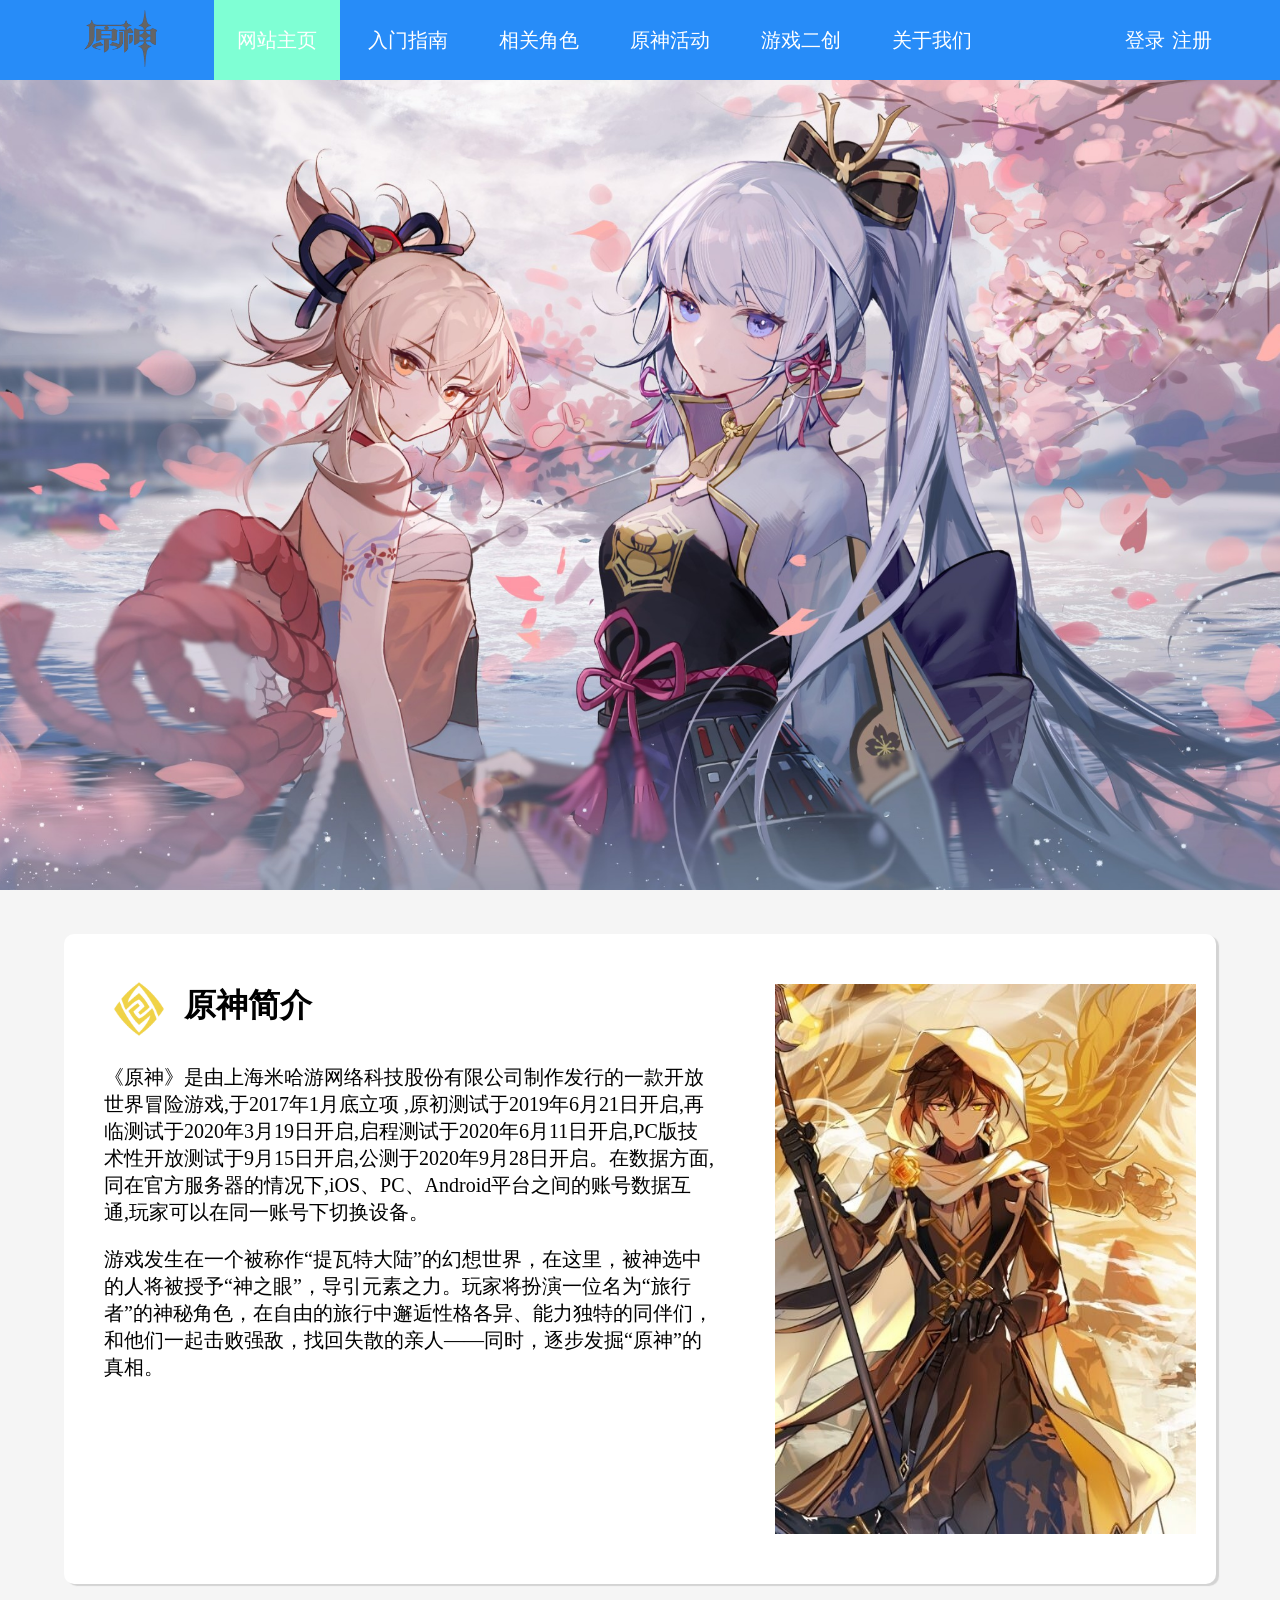
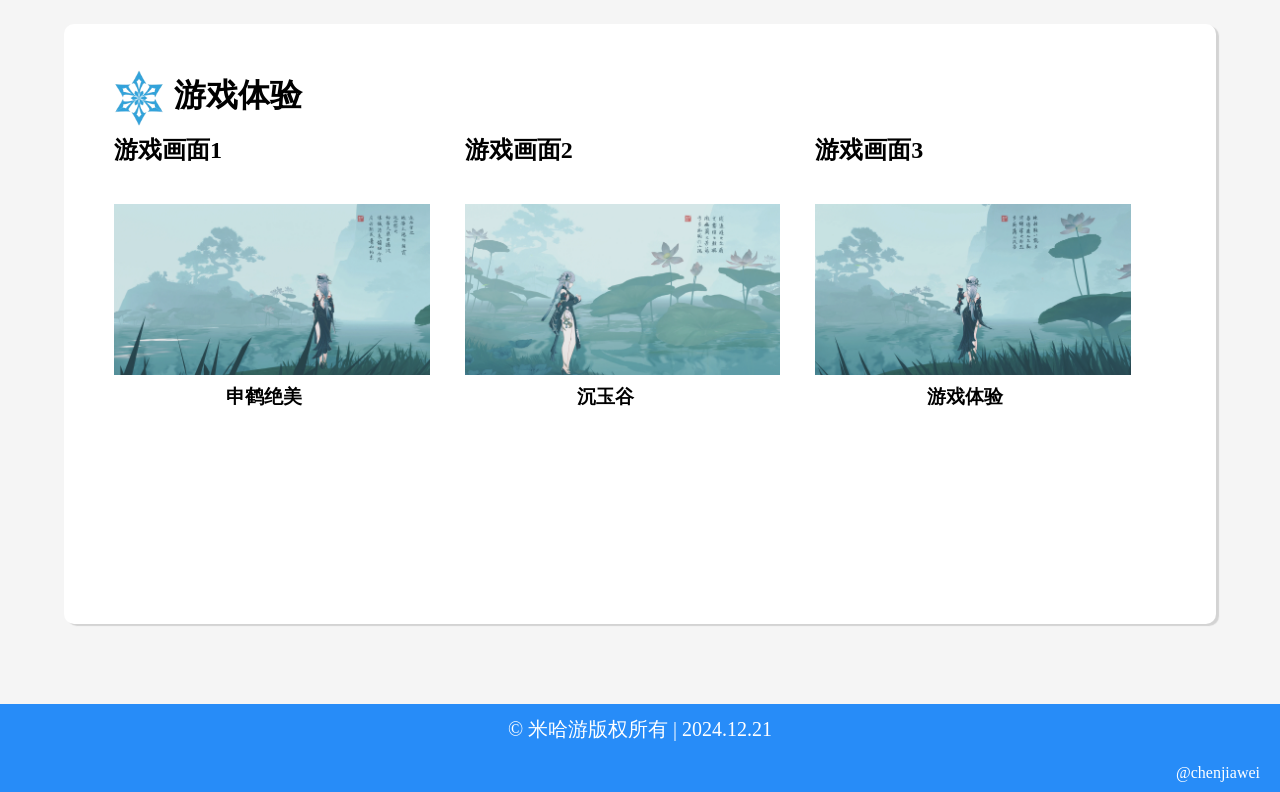
<file: index.html>
<!DOCTYPE html>
<html lang="en">
    <head>
        <meta charset="UTF-8">
        <meta name="viewport" content="width=device-width, initial-scale=1.0">
        <title>原神-原神首页</title>
        <link rel="stylesheet" href="style.css">
        <link rel="shortcut icon" href="images/tubiao.jpg" type="images/x-icon">
    <style>
    .jianjie{
        width:90%;
        height: 650px;
        background-color:white;
        margin:40px 5%;
        box-shadow:3px 2px 1px lightgray;
        border-radius: 10px;
    }
    .jianjie .msgs{
        width:60%;
        height: 100%;
        float:left;
        padding:40px;
    }
    .jianjie .msgs p{
        font-size:20px;
        margin:20px 0px;
    }
    .yuansu{
        width:70px;
        vertical-align: middle;/*垂直对齐*/
    }

    .jianjie span{
        margin-left:10px;
    }

    .jianjie img.banner2{
        width:40%;
        height: 100%;
        float:right;
        padding:50px 20px;
    }

    .jietu{
        width:90%;
        height: 600px;
        background-color:white;
        margin:40px 5%;
        box-shadow:3px 2px 1px lightgray;
        border-radius: 10px;
    }

    .games li{
        list-style:none;
        width: calc(100%/3);
    
    }

    .games{
        width:100%;
        height:auto;
        padding:50px;
        display:flex;
        justify-content: space-around;
    }

    .jietu .msgs h1{
        padding:40px;
    }

    .games li img{

        width: 90%;
        height: 80%;
        display: inline-block;/*移动方向*/
        transform:translateY(-20px);/*y轴 正为下，负为上*/
    }

    .games li h2{
        display:inline-block;
        transform: translateY(-265px);
    }

    .games li h3{
        display:inline-block;
        transform: translateY(-20px);
        align-items: center;
    }

    .menus a:nth-child(1){
        background-color:aquamarine;
    }
    </style>
    </head>
    <body>
        <div class="navs">
            <img src="images/logo.png" alt="原神logo" class="logo">
            <div class="menus">
                <a href>网站主页</a>
                <a href>入门指南</a>
                <a href>相关角色</a>
                <a href>原神活动</a>
                <a href>游戏二创</a>
                <a href>关于我们</a>
            </div>
            <div class="logins">
                <a href>登录</a>
                <a href>注册</a>
            </div>
        </div>

        <img src="images/banner.jpeg" alt class="banner">

        <div class="jianjie">
            <div class="msgs">
                <h1><img src="images/yuansu yan.png" alt="" class="yuansu"><span>原神简介</span></h1>
                <p>《原神》是由上海米哈游网络科技股份有限公司制作发行的一款开放世界冒险游戏,于2017年1月底立项
                    ,原初测试于2019年6月21日开启,再临测试于2020年3月19日开启,启程测试于2020年6月11日开启,PC版技术性开放测试于9月15日开启,公测于2020年9月28日开启。在数据方面,同在官方服务器的情况下,iOS、PC、Android平台之间的账号数据互通,玩家可以在同一账号下切换设备。</p>
                <p>游戏发生在一个被称作“提瓦特大陆”的幻想世界，在这里，被神选中的人将被授予“神之眼”，导引元素之力。玩家将扮演一位名为“旅行者”的神秘角色，在自由的旅行中邂逅性格各异、能力独特的同伴们，和他们一起击败强敌，找回失散的亲人——同时，逐步发掘“原神”的真相。</p>
            </div>
            <img src="images/banner.jpg" alt class="banner2">
        </div>

        <div class="jietu">
            <div class="msgs">
                <h1><img src="images/yuansu bing.png" alt="" class="yuansu"><span>游戏体验</span></h1>
                <div class="games">
                    <li>
                        <img src="images/games(1).png" alt>
                        <h2>游戏画面1</h2>
                        <h3>申鹤绝美</h3>
                    </li>
                    <li>
                        <img src="images/games(2).png" alt>
                        <h2>游戏画面2</h2>
                        <h3>沉玉谷</h3>
                    </li>
                    <li>
                        <img src="images/games(3).png" alt>
                        <h2>游戏画面3</h2>
                        <h3>游戏体验</h3>
                    </li>
                </div>
            </div>
        </div>

        <div class="mains">
        </div>

        <div class="footer">
            <p1>© 米哈游版权所有 | 2024.12.21</p1>
            <p2>@chenjiawei</p2>
        </div>
    </body>
</html>
</file>
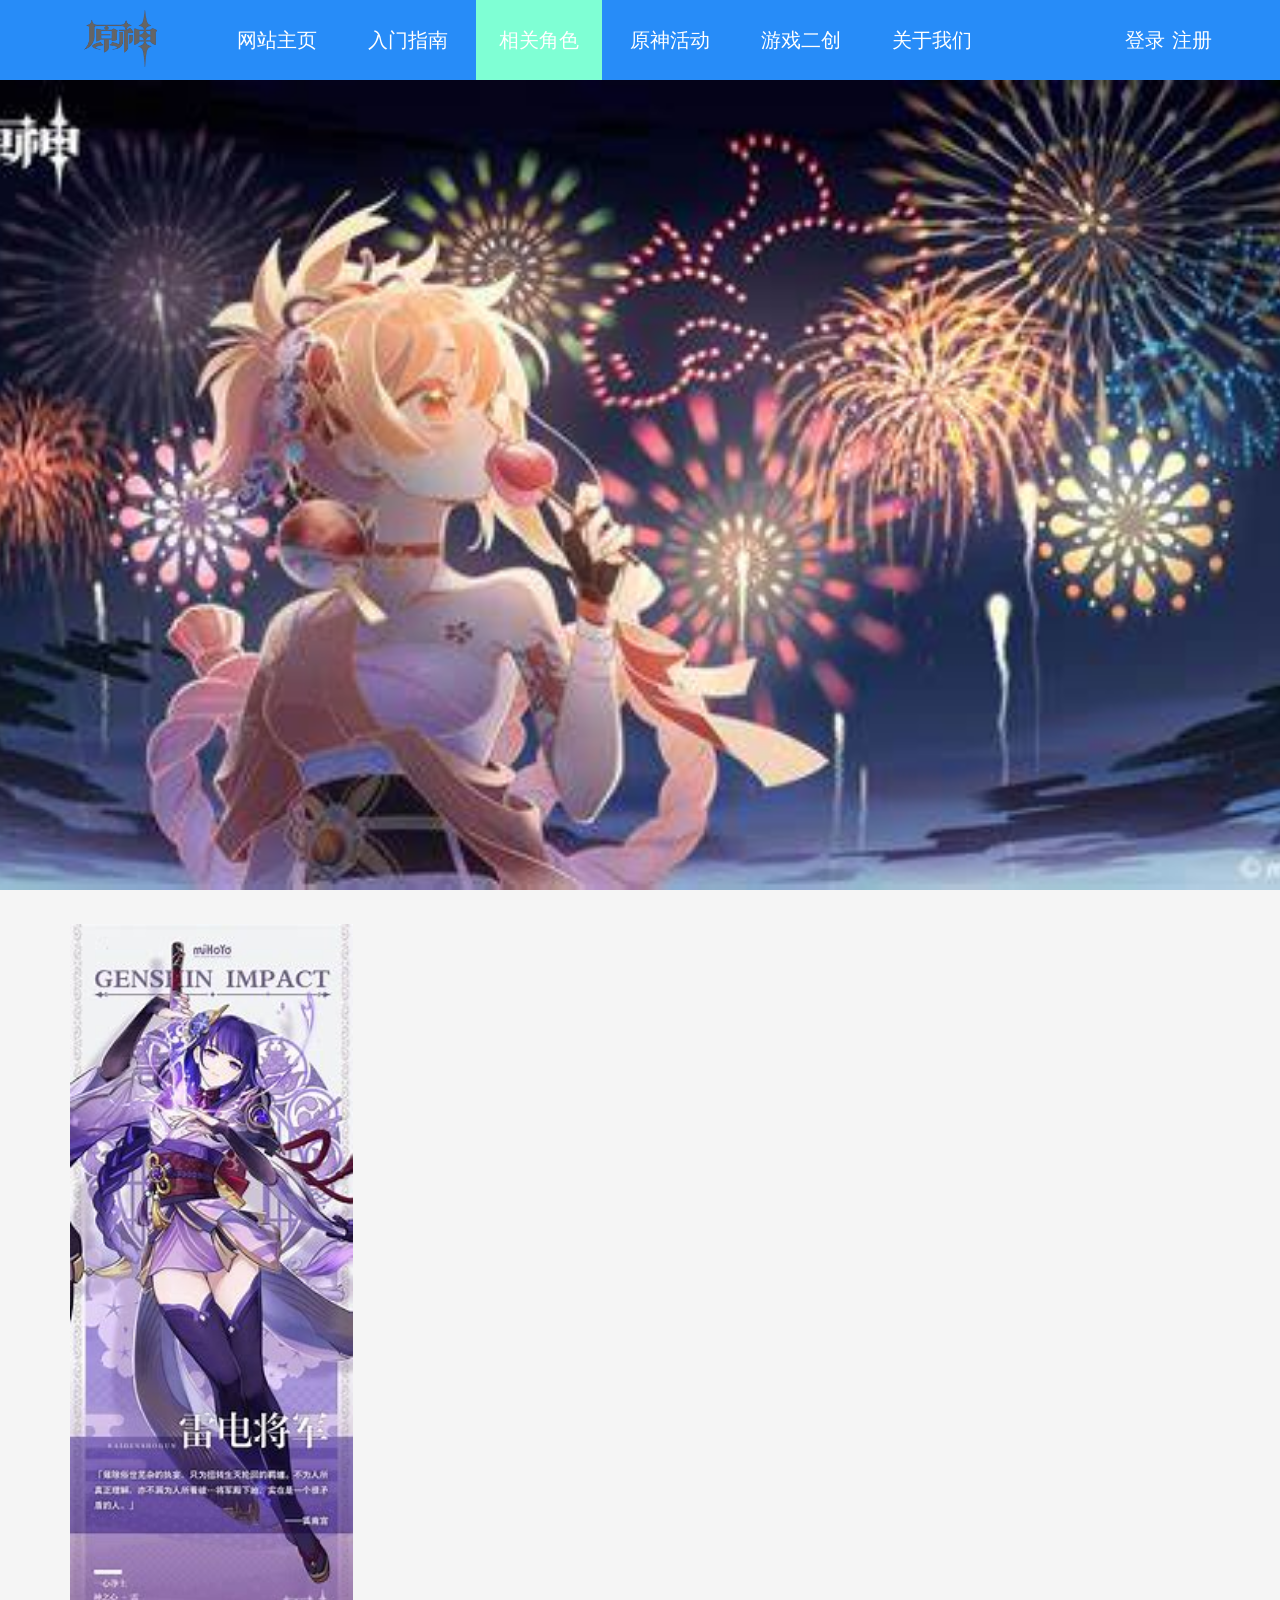
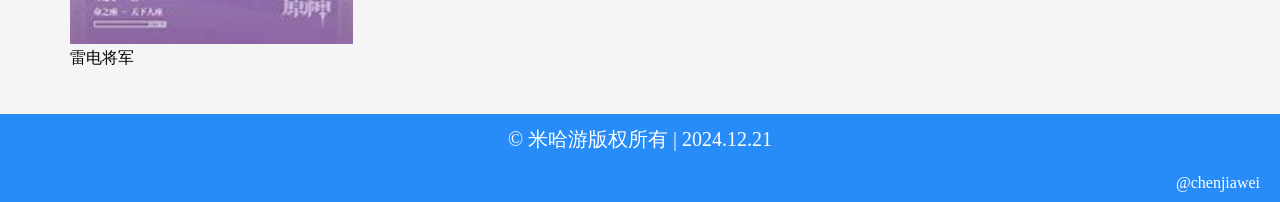
<file: juese.html>
<!DOCTYPE html>
<html lang="en">
    <head>
        <meta charset="UTF-8">
        <meta name="viewport" content="width=device-width, initial-scale=1.0">
        <title>原神-相关角色</title>
        <link rel="stylesheet" href="style.css">
        <link rel="shortcut icon" href="images/tubiao.jpg" type="images/x-icon">
        <style>
            .menus a:nth-child(3){
                background-color:aquamarine;
            }
            .juese{
                width: 90%;
                height: 80vh;
                margin: 30px 5%;
                
        
            }
            .juese2{
                position: absolute;
                height:70vh;
                display:flex;
                justify-content: space-between;
            }
            .juese2{
                list-style:none;
                width:calc(100%4.2);
                margin:4px .5%;
                position: relative;
                height: 100%;
            }
            .juese2 li img{
                width:100%;
                height: 100%;
            }
        </style>
    </head>
    <body>
        <div class="navs">
            <img src="images/logo.png" alt="原神logo" class="logo">
            <div class="menus">
                <a href>网站主页</a>
                <a href>入门指南</a>
                <a href>相关角色</a>
                <a href>原神活动</a>
                <a href>游戏二创</a>
                <a href>关于我们</a>
            </div>
            <div class="logins">
                <a href>登录</a>
                <a href>注册</a>
            </div>
        </div>

        <img src="images/banner(2).jpg" alt class="banner">

       <div class="juese">
        <div class="juese2">
            <li>
                <img src="images/juese(1).jpg" alt="" />
                <div class="mask">雷电将军</div>
            </li>
        </div>
       </div>

        <div class="mains">
        </div>

        <div class="footer">
            <p1>© 米哈游版权所有 | 2024.12.21</p1>
            <p2>@chenjiawei</p2>
        </div>
    </body>
</html>
</file>
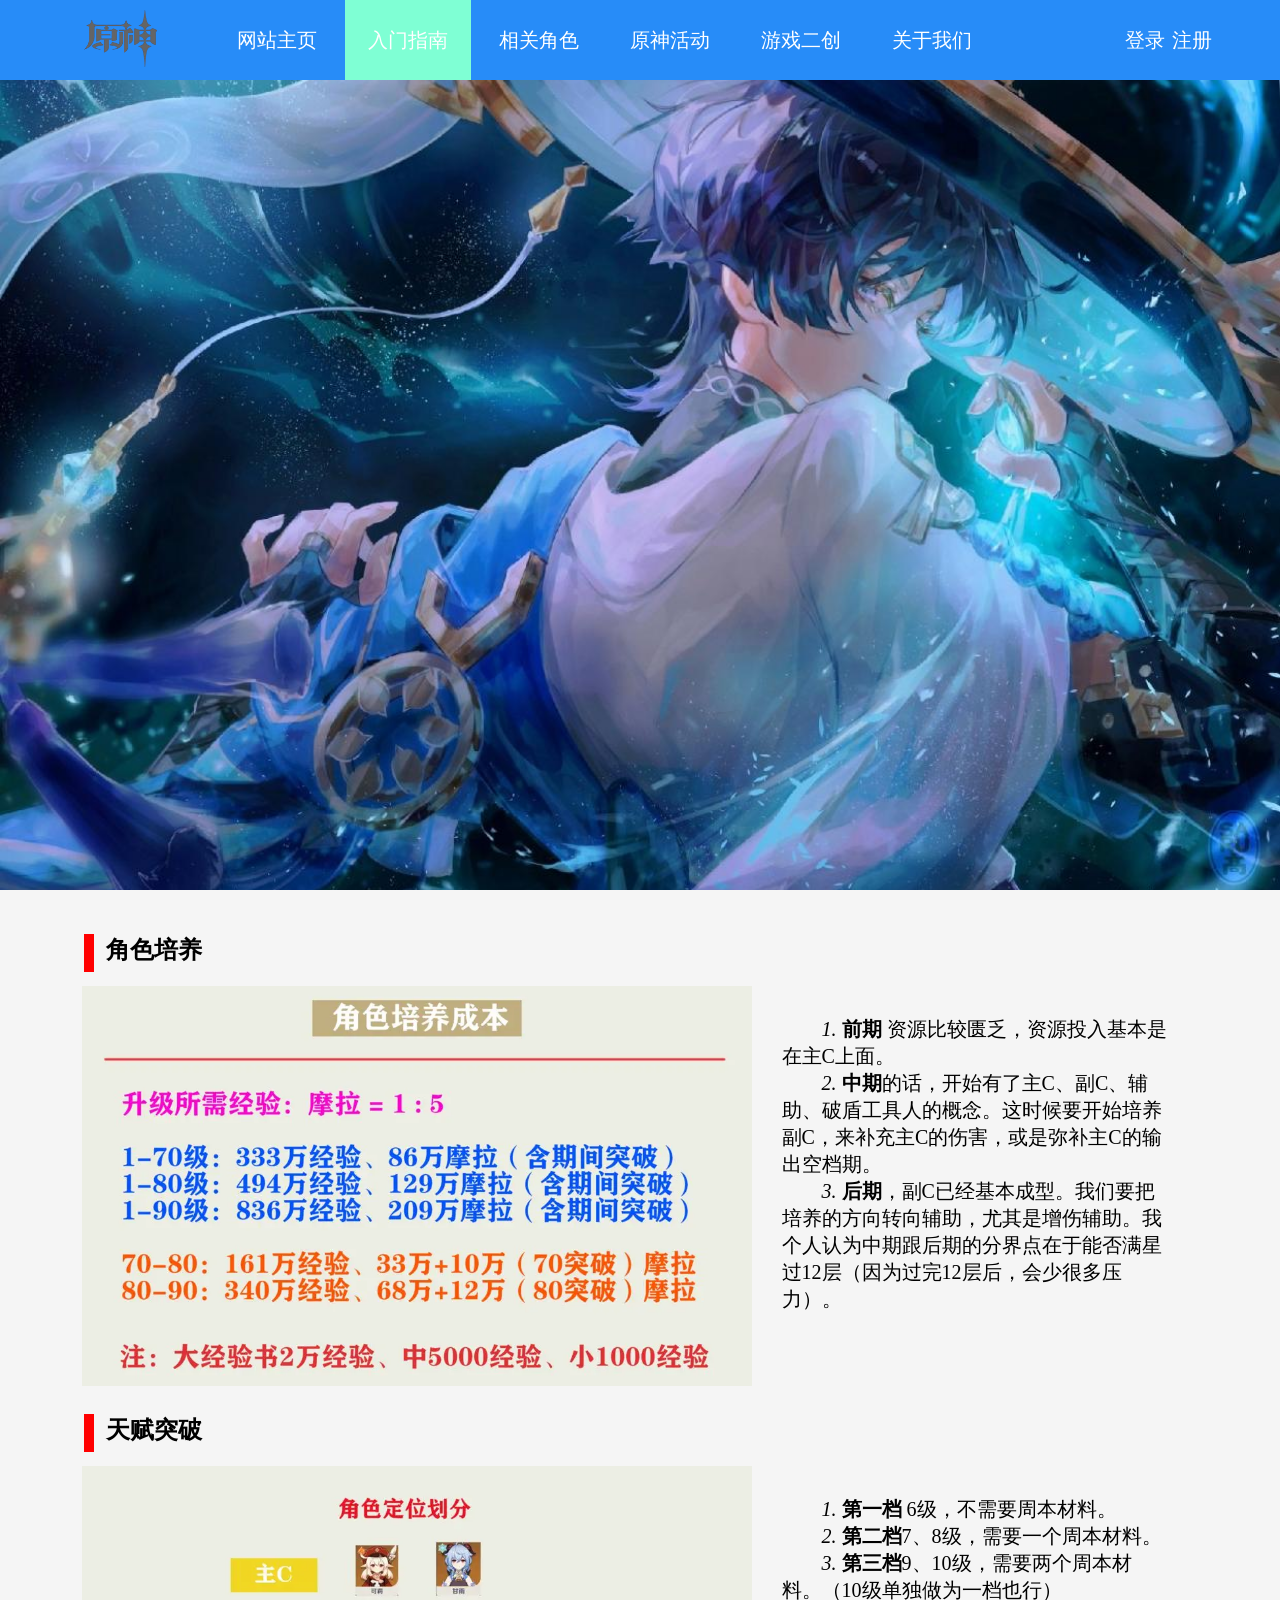
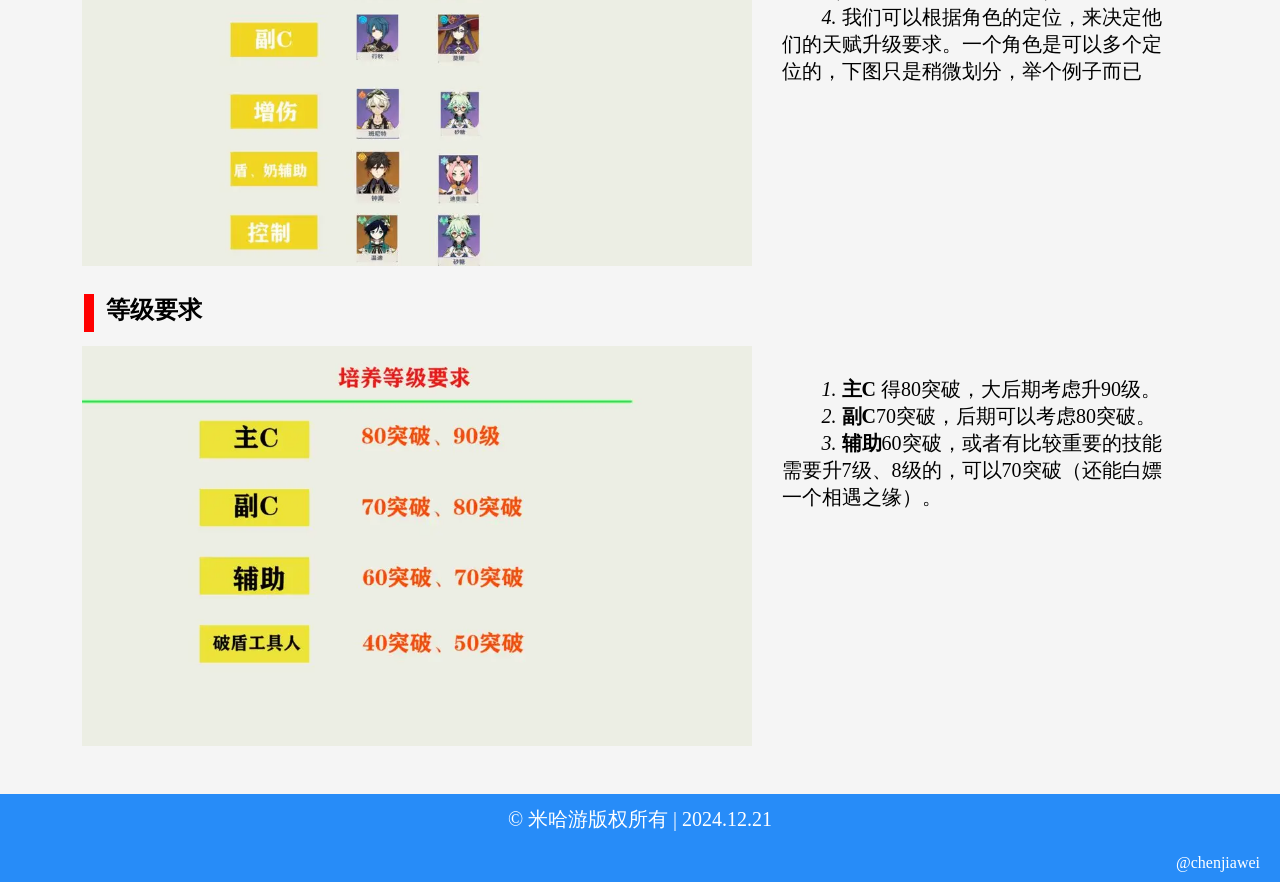
<file: zhinao.html>
<!DOCTYPE html>
<html lang="en">
    <head>
        <meta charset="UTF-8">
        <meta name="viewport" content="width=device-width, initial-scale=1.0">
        <title>原神-原神指南</title>
        <link rel="stylesheet" href="style.css">
        <link rel="shortcut icon" href="images/tubiao.jpg" type="images/x-icon">
        <style>
        .menus a:nth-child(2){
            background-color:aquamarine;
        }
        .mains li{
            list-style: none;
            width: 90%;
            height:400px;
            margin:0px 5%;
            margin-bottom: 80px;
        }
        .mains li .msgs{
            width:100%;
            height:100%;
        
            display:flex;
            justify-content: space-between;
        }
        .mains li .msgs img{
            width:60%;
            height:100%;

        }
        .main{
            margin-bottom: 120px;
        }
        .mains li .msgs .divs{
            padding:30px;
            text-indent:2em;
            font-size:20px;

        }
        .mains li h2{
            margin: 20px 0px;
            position: relative;
            text-indent: 1em;
        }
        .mains li h2::before{
            content:"";
            width:10px;
            height:38px;
            background-color:red;
            position: absolute;
            left:2px;
        }
        </style>
    </head>
    <body>
        <div class="navs">
            <img src="images/logo.png" alt="原神logo" class="logo">
            <div class="menus">
                <a href>网站主页</a>
                <a href>入门指南</a>
                <a href>相关角色</a>
                <a href>原神活动</a>
                <a href>游戏二创</a>
                <a href>关于我们</a>
            </div>
            <div class="logins">
                <a href>登录</a>
                <a href>注册</a>
            </div>
        </div>

        <img src="images/banner(1).jpg" alt class="banner">

       

        <div class="mains">
            <li>
                <h2>角色培养</h2>
                <div class="msgs">
                    <img src="images/juese.jpg" alt=""/>
                    <div class="divs">
                        <div><em>1. </em><strong>前期</strong> 资源比较匮乏，资源投入基本是在主C上面。</div>
                        <div><em>2. </em><strong>中期</strong>的话，开始有了主C、副C、辅助、破盾工具人的概念。这时候要开始培养副C，来补充主C的伤害，或是弥补主C的输出空档期。</div>
                        <div><em>3. </em><strong>后期</strong>，副C已经基本成型。我们要把培养的方向转向辅助，尤其是增伤辅助。我个人认为中期跟后期的分界点在于能否满星过12层（因为过完12层后，会少很多压力）。</div>
                    </div>
                </div>
            </li>
            <li>
                <h2>天赋突破</h2>
                <div class="msgs">
                    <img src="images/tianfu.jpg" alt=""/>
                    <p>
                        <div class="divs">
                            <div><em>1. </em><strong>第一档</strong> 6级，不需要周本材料。</div>
                            <div><em>2. </em><strong>第二档</strong>7、8级，需要一个周本材料。</div>
                            <div><em>3. </em><strong>第三档</strong>9、10级，需要两个周本材料。（10级单独做为一档也行）</div>
                            <div><em>4. </em>我们可以根据角色的定位，来决定他们的天赋升级要求。一个角色是可以多个定位的，下图只是稍微划分，举个例子而已</div>
                        </div>
                    </p>
                </div>
            </li>
            <li>
                <h2>等级要求</h2>
                <div class="msgs">
                    <img src="images/dengji.jpg" alt=""/>
                    <div class="divs">
                        <div><em>1. </em><strong>主C</strong> 得80突破，大后期考虑升90级。</div>
                        <div><em>2. </em><strong>副C</strong>70突破，后期可以考虑80突破。</div>
                        <div><em>3. </em><strong>辅助</strong>60突破，或者有比较重要的技能需要升7级、8级的，可以70突破（还能白嫖一个相遇之缘）。</div>
                    </div>
                </div>
            </li>
        </div>

        <div class="footer">
            <p1>© 米哈游版权所有 | 2024.12.21</p1>
            <p2>@chenjiawei</p2>
        </div>
    </body>
</html>
</file>
<file: style.css>
*{
    padding:0;
    margin:0;
    box-sizing:border-box;;
}

body{
    background-color: whitesmoke;
}

.navs,.footer{
    background-color:rgb(39, 140, 248);
    width:100%;
}

.navs{
    height:80px;
    line-height:80px;
    padding:0px 5%;
    font-size:20px;
}

.navs .menus,.navs .logo{
    float:left;
}

.navs .logo{
    width:120px;
}

.navs .menus{
    width:70%;
    height:100%;
    margin-left:30px;
}

a{
    height:100%;
    text-align: center;
    text-decoration: none;
    color:#fff;
}

.navs .menus a{
    width:calc(100%/6.4);
    display:inline-block;

}

.navs .logins{
    width:8%;
    float:right;
}

.navs .logins a{
    width:calc(100%/2.2);
    display:inline-block;
}

.mains{
    width:100%;
    height:100%;
    padding:20px;
}

img{
    object-fit: cover;/*让图片伸展开来，不会错乱*/
}

.banner{
    width:100%;
    height:90vh;
}

.footer p1{
    height:50px;
    line-height:10px;
    font-size: 20px;
    color:white;
    display:flex;
    align-items: center;
    justify-content: center;
}

.footer p2{
    color:white;
    display:flex;
    align-items:center;
    justify-content:flex-end;
    padding:10px;
    margin-right: 10px;
}
</file>
